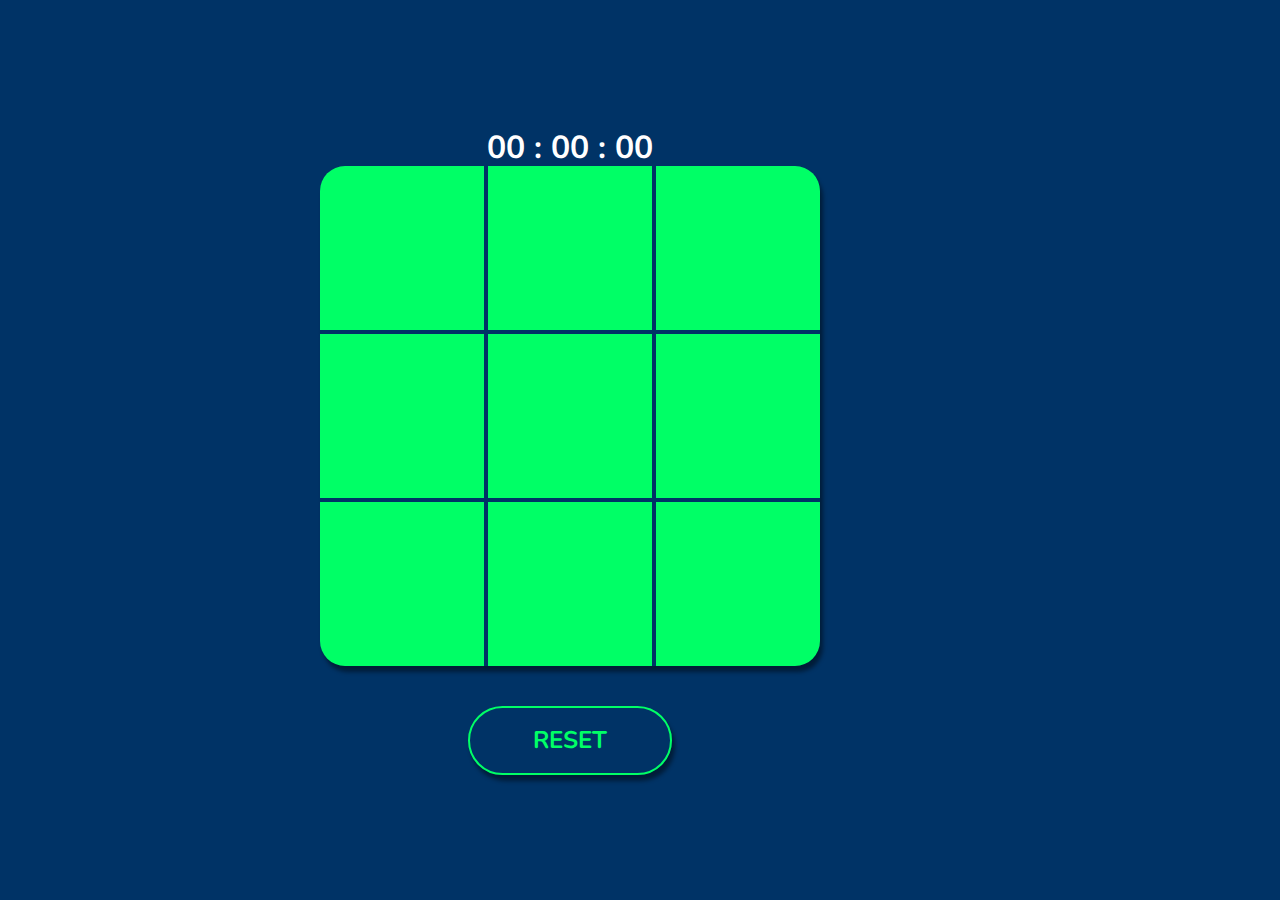
<file: index.html>
<html lang="fr" dir="ltr">
    <head>
        <meta charset="utf-8">
        <meta name="viewport" content="width=device-width">
        <link rel="stylesheet" href="style.css">
        <link href="https://fonts.googleapis.com/css?family=Nunito" rel="stylesheet">
        <title>Tic Tac Toe !</title>
    </head>
    <body>
    <div class="container">
            <div class="clock">00 : 00 : 00</div>

        <div class="morpion">
            <div class="row">
                <div class="cell"></div>
                <div class="cell"></div>
                <div class="cell"></div>
            </div>
            <div class="row">
                <div class="cell"></div>
                <div class="cell"></div>
                <div class="cell"></div>
            </div>
            <div class="row">
                <div class="cell"></div>
                <div class="cell"></div>
                <div class="cell"></div>
            </div>
        </div>
        <span class="actions animate">
                <a href="javascript:window.location.reload()" class="resetBtn animate">RESET</a>
        </span>
    </div>
    <div class="winner">
        <p id="display-message"></p>
    </div>

    <script src="main.js"></script>
    </body>
</html>
</file>
<file: style.css>
body{
    margin: 0;
    min-height: 100vh;
    font-family: Nunito;
    background-color: #003366;
    display: flex;
    justify-content: flex-start;
    align-items: center;
}

.container{
    display: flex;
    flex-direction: column;
    justify-content: flex-start;
    align-items: center;
    margin-left: 25%;
}

.morpion{
    width: 500px;
    height: 500px;
    background-color: #00ff66;
    border-radius: 25px;
    box-shadow: 3px 6px 4px 0px rgba(0,0,0,0.45);
    display: flex;
    flex-direction: column;
}

.row{
    flex: 1;
    display: flex;
}

.cell{
    flex: 1;
    cursor: pointer;
}

.cell:nth-child(2){
    border-left: 4px solid #003366;
    border-right: 4px solid #003366;
  }
  
  .row:nth-child(2){
    border-top: 4px solid #003366;
    border-bottom: 4px solid #003366;
  }

.croix{
    background-image: url(./img/cross.gif);
    background-size: 80%;
    background-repeat: no-repeat;
    background-position: center;
}

.cercle{
    background-image: url(./img/circle.gif);
    background-size: 80%;
    background-repeat: no-repeat;
    background-position: center;
}

.actions{
    width: 200px;
    height: 65px;
    border-radius: 50px;
    display: flex;
    justify-content: center;
    align-items: center;
    box-shadow: 3px 6px 4px 0px rgba(0,0,0,0.45);
    margin-top: 40px;
    border: 2px solid #00ff66;
}

.resetBtn{
    text-decoration: none;
    color: #00ff66;
    font-size: 1.5em;
    font-family: Nunito;
    font-weight: 700;
}

.winner{
    margin-left: 60px;
}

.winner p{
    color: white;
    font-size: 2em;
}

p{
    transform: translateY(-40px);
}

::selection{
    color: #00ff66;
}

.first{
    display: flex;
    justify-content: center;
    align-items: center;
    flex-direction: column;
}

.animate{
	transition: all 0.1s;
}

.actions:active{
	transform: translate(0px,5px);
}

.players{
    margin-top: 40px;
}

.clock{
    color: white;
    width: auto;
    height: 40px;
    font-size: 2em;
    font-weight: 700;
}

.running {
    animation: 1s infinite linear seconds;
  }

.paused{
    animation-play-state: paused;
}
</file>
